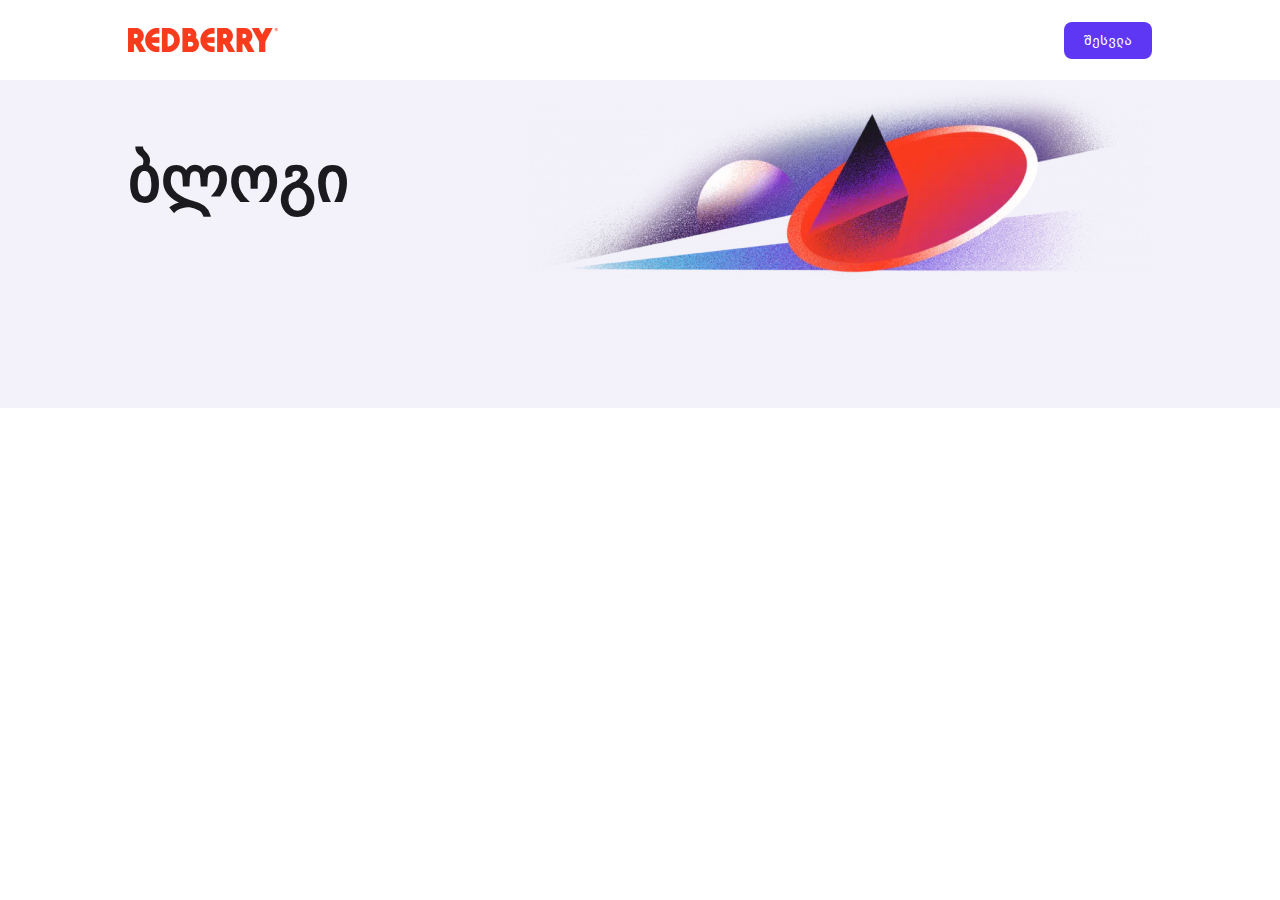
<file: index.html>
<!DOCTYPE html>
<html lang="en">
<head>
  <meta charset="UTF-8">
  <meta name="viewport" content="width=device-width, initial-scale=1.0">
  <link rel="stylesheet" href="styles/style.css">
  <link rel="stylesheet" href="styles/modal.css">
  <script src="javascript/script.js" defer></script>
  <link rel="preconnect" href="https://fonts.googleapis.com">
  <link rel="preconnect" href="https://fonts.gstatic.com" crossorigin>
  <link href="https://fonts.googleapis.com/css2?family=Fira+Code:wght@500&family=Fira+Mono:wght@500&display=swap" rel="stylesheet">
  <title>Document</title>
</head>
<body>
  <header>
    <img src="Logos/LOGO-02 3.png" alt="REDBERRY's logo">
    <button class="login-button">შესვლა</button>
  </header>

  <section>
    <div class="blog-div">
      <h1>ბლოგი</h1>
      <img src="images/Blog-1024x355 1.png" alt="">
    </div>

    <div class="fil-center">
    <div class="filter-div">

      

    </div>
  </div>

  <div class="container">
  <div class="info-cards">


    </div>
  </div>
  </section>


  <div class="modal">
    <svg class="close" xmlns="http://www.w3.org/2000/svg" width="24" height="24" viewBox="0 0 24 24" fill="none">
      <path d="M7.75732 16.2426L16.2426 7.75736" stroke="#1A1A1F" stroke-width="1.5" stroke-linecap="round" stroke-linejoin="round"/>
      <path d="M16.2426 16.2426L7.75732 7.75736" stroke="#1A1A1F" stroke-width="1.5" stroke-linecap="round" stroke-linejoin="round"/>
    </svg>
    <h2>შესვლა</h2>
    <form class="bottom-modal" method="dialog">
      <label class="mail">ელ-ფოსტა</label>
      <input class="email" type="email" placeholder="Example@redberry.ge">
    <button class="submit">შესვლა</button>
    </form>
  </div>
  <div class="overlay"></div>
</body>
</html>
</file>
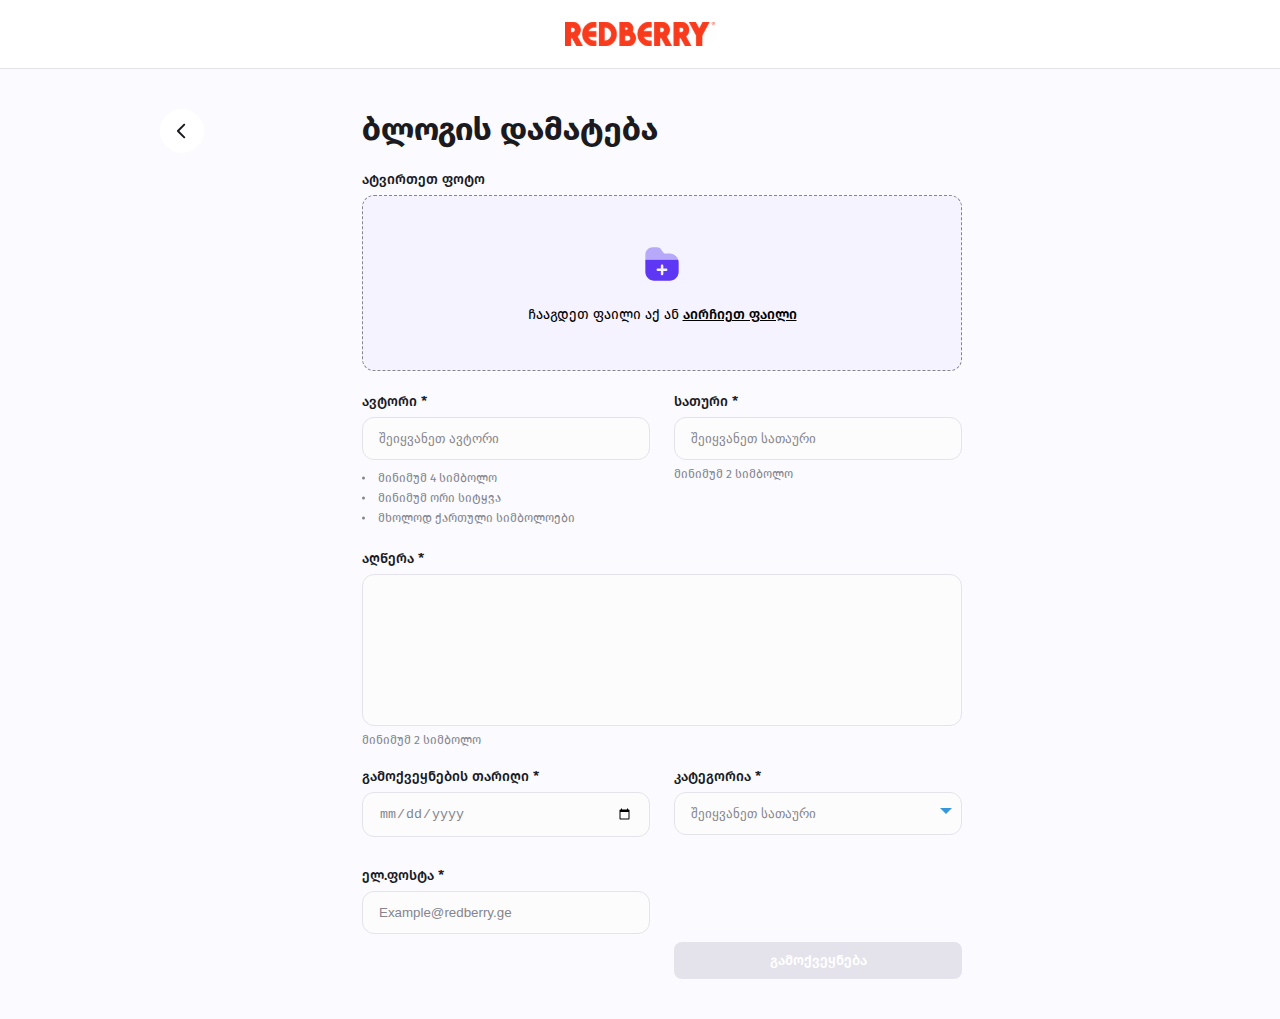
<file: add-blog.html>
<!DOCTYPE html>
<html lang="en">
  <head>
    <meta charset="UTF-8" />
    <meta name="viewport" content="width=device-width, initial-scale=1.0" />
    <title>Blog</title>
    <link rel="stylesheet" href="plugin/swiper/css/swiper-bundle.min.css" />
    <link rel="stylesheet" href="css/reset.css" />
    <link rel="stylesheet" href="css/style.css" />
    <link rel="stylesheet" href="plugin/fontawesome/css/all.min.css" />
    <link rel="stylesheet" href="css/fonts.css" />
  </head>
  <body>
    <header>
      <div class="container">
        <div
          class="header_block d-flex align-items-center justify-content-center"
        >
          <a href="index.html">
            <div class="logo_">
              <img
                src="img/redberry-logo.svg"
                alt="redberry-logo"
                class="img_fluid"
              />
            </div>
          </a>
        </div>
      </div>
    </header>
    <main>
      <section class="hero_section">
        <div class="container">
          <div class="d-flex">
            <a href="#">
              <div class="back_btn">
                <img src="img/Arrow.svg" alt="" />
              </div>
            </a>
            <div class="blog_add_block">
              <h2 class="blog_title">ბლოგის დამატება</h2>
              <form class="blog_form">
                <div class="blog_input_item d-flex flex-column mb-24">
                  <label class="blog_label">ატვირთეთ ფოტო</label>
                  <div class="upload_images_block">
                    <label
                      class="upload_label d-flex flex-column align-items-center justify-content-center"
                    >
                      <img src="img/folder-add.svg" alt="" class="mb-24" />
                      <p>ჩააგდეთ ფაილი აქ ან <span>აირჩიეთ ფაილი</span></p>
                    </label>
                    <input
                      type="file"
                      accept="image/*"
                      id="fileInput"
                      onchange="previewImage()"
                    />
                  </div>
                  <div id="imagePreview"></div>
                  <div
                    class="uploaded_image d-flex align-items-center justify-content-between"
                  >
                    <div class="d-flex align-items-center">
                      <img src="img/gallery.svg" alt="galleryicon" />
                      <p class="image_name"></p>
                    </div>
                    <div class="delete_btn">
                      <i class="fa-solid fa-x"></i>
                    </div>
                  </div>
                </div>
                <div class="d-flex justify-content-between mb-24">
                  <div class="add_inputs d-flex flex-column">
                    <label for="" class="sm_title mb-8"> ავტორი * </label>
                    <input
                      type="text"
                      placeholder="შეიყვანეთ ავტორი"
                      class="author_input mb-8"
                    />
                    <ul class="ul_list required_txt">
                      <li class="li_item min_simbols">მინიმუმ 4 სიმბოლო</li>
                      <li class="li_item min_words">მინიმუმ ორი სიტყვა</li>
                      <li class="li_item language_">
                        მხოლოდ ქართული სიმბოლოები
                      </li>
                    </ul>
                  </div>
                  <div class="add_inputs d-flex flex-column">
                    <label for="" class="sm_title mb-8"> სათური *</label>
                    <input
                      type="text"
                      placeholder="შეიყვანეთ სათაური"
                      class="title_input mb-8"
                    />
                    <p class="required_txt title_validation">
                      მინიმუმ 2 სიმბოლო
                    </p>
                  </div>
                </div>
                <div class="d-flex flex-column mb-24">
                  <label for="" class="sm_title mb-8">აღწერა *</label>
                  <textarea class="blog_txtarea mb-8"></textarea>
                  <p class="required_txt txtarea_validation">
                    მინიმუმ 2 სიმბოლო
                  </p>
                </div>
                <div class="d-flex justify-content-between mb-24">
                  <div class="add_inputs d-flex flex-column">
                    <label for="" class="sm_title mb-8">
                      გამოქვეყნების თარიღი *
                    </label>
                    <input
                      type="date"
                      placeholder="12/12/2023"
                      class="date_input mb-8"
                    />
                  </div>
                  <div class="add_inputs d-flex flex-column">
                    <label for="" class="sm_title mb-8"> კატეგორია *</label>
                    <div class="dropdown">
                      <div class="btn_item">
                        <button id="dropbtn" class="dropbtn">
                          შეიყვანეთ სათაური
                        </button>
                      </div>
                      <div id="dropdown-content" class="dropdown-content"></div>
                    </div>
                  </div>
                </div>
                <div class="add_inputs d-flex flex-column">
                  <label for="" class="sm_title mb-8"> ელ.ფოსტა * </label>
                  <input
                    type="text"
                    placeholder="Example@redberry.ge"
                    class="email_input mb-8"
                  />
                  <p class="d-flex important_msg">
                    <i class="fa-solid fa-circle-exclamation"></i> მეილი უნდა
                    მთავრდებოდეს @redberry.ge-ით
                  </p>
                </div>
                <div class="d-flex justify-content-end">
                  <button class="send_btn">გამოქვეყნება</button>
                  <button class="end_btn">გამოქვეყნება</button>
                </div>
              </form>
            </div>
          </div>
        </div>
      </section>
    </main>
    <div class="success_body">
      <div class="success_message">
        <div class="close"><i class="fa-solid fa-xmark"></i></div>
        <div
          class="d-flex flex-column align-items-center justify-content-center"
        >
          <img src="img/tick-circle.svg" alt="success_message" class="mb-16" />
          <h3 class="success_msg mb-48">ჩანაწი წარმატებით დაემატა</h3>
          <div class="back_">მთავარ გვერდზე დაბრუნება</div>
        </div>
      </div>
    </div>
    <script src="plugin/swiper/js/swiper-bundle.min.js"></script>
    <script src="js/app.js"></script>
  </body>
</html>
</file>
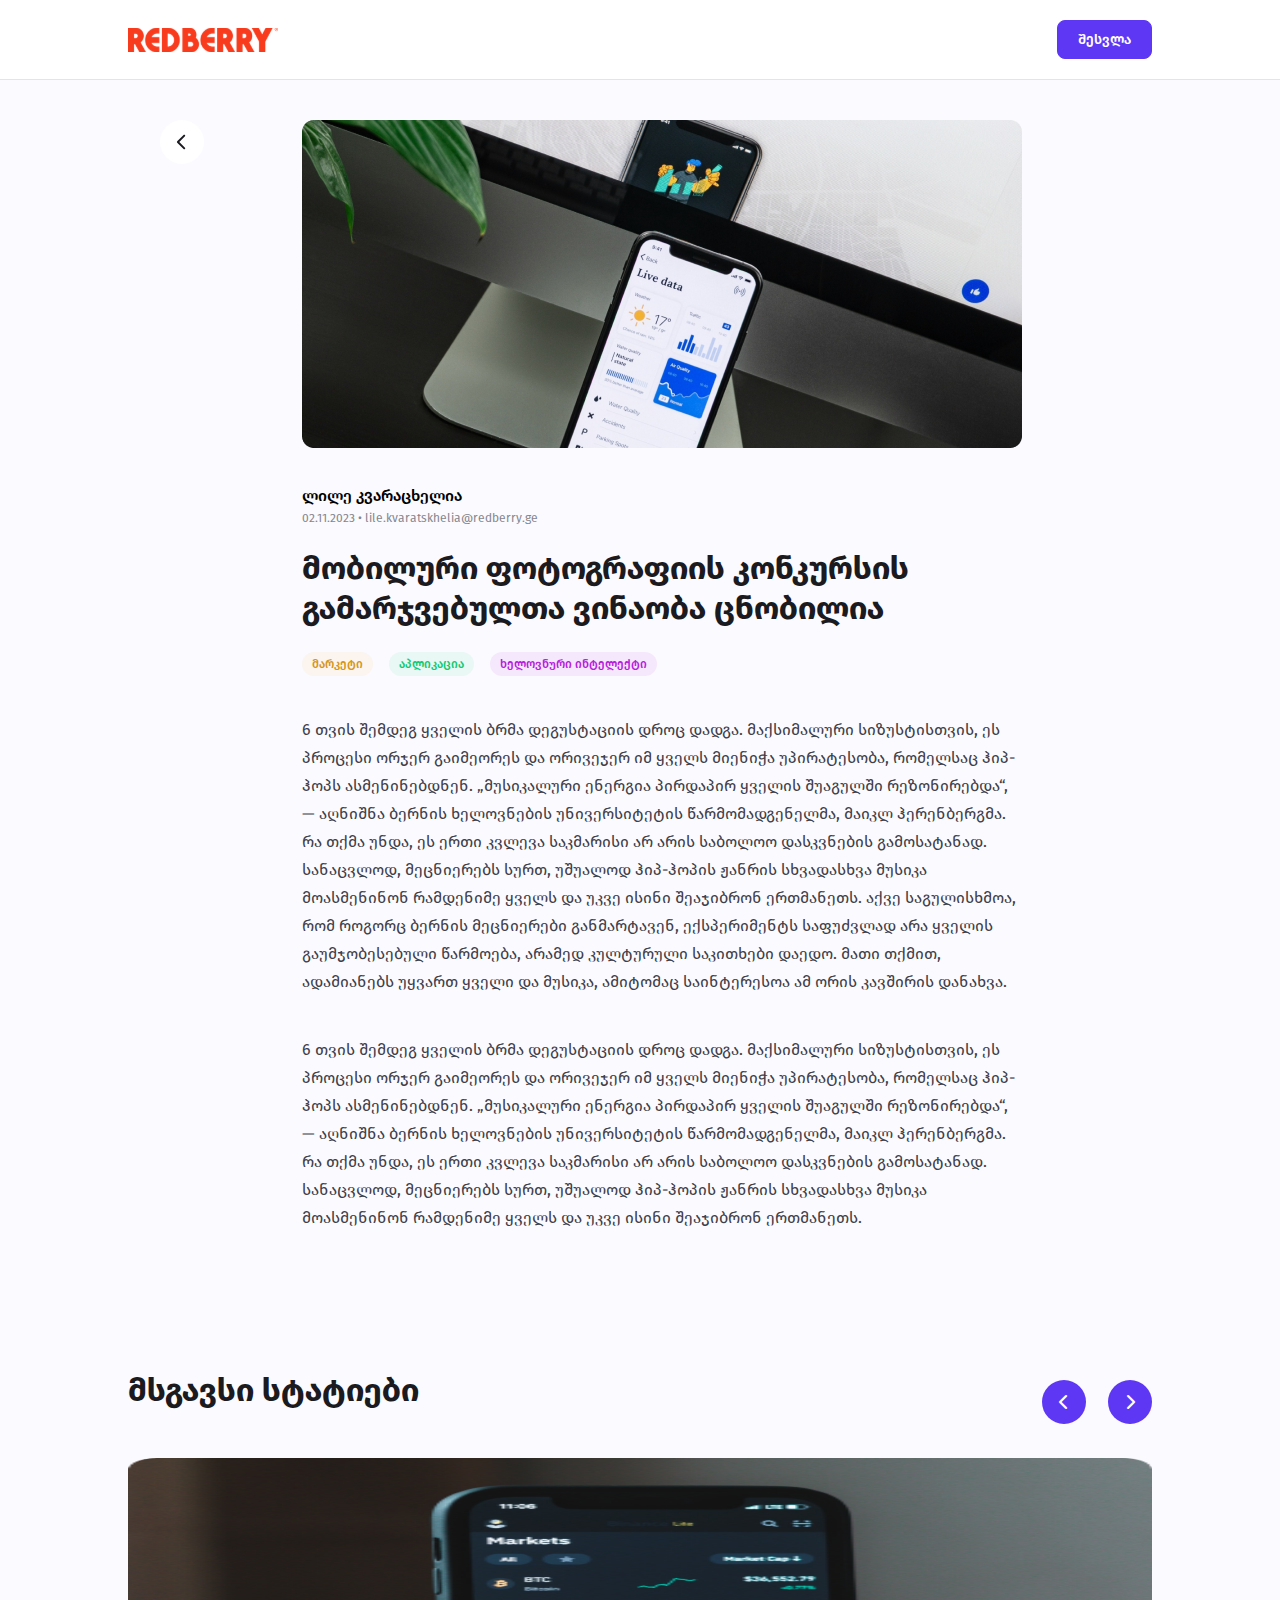
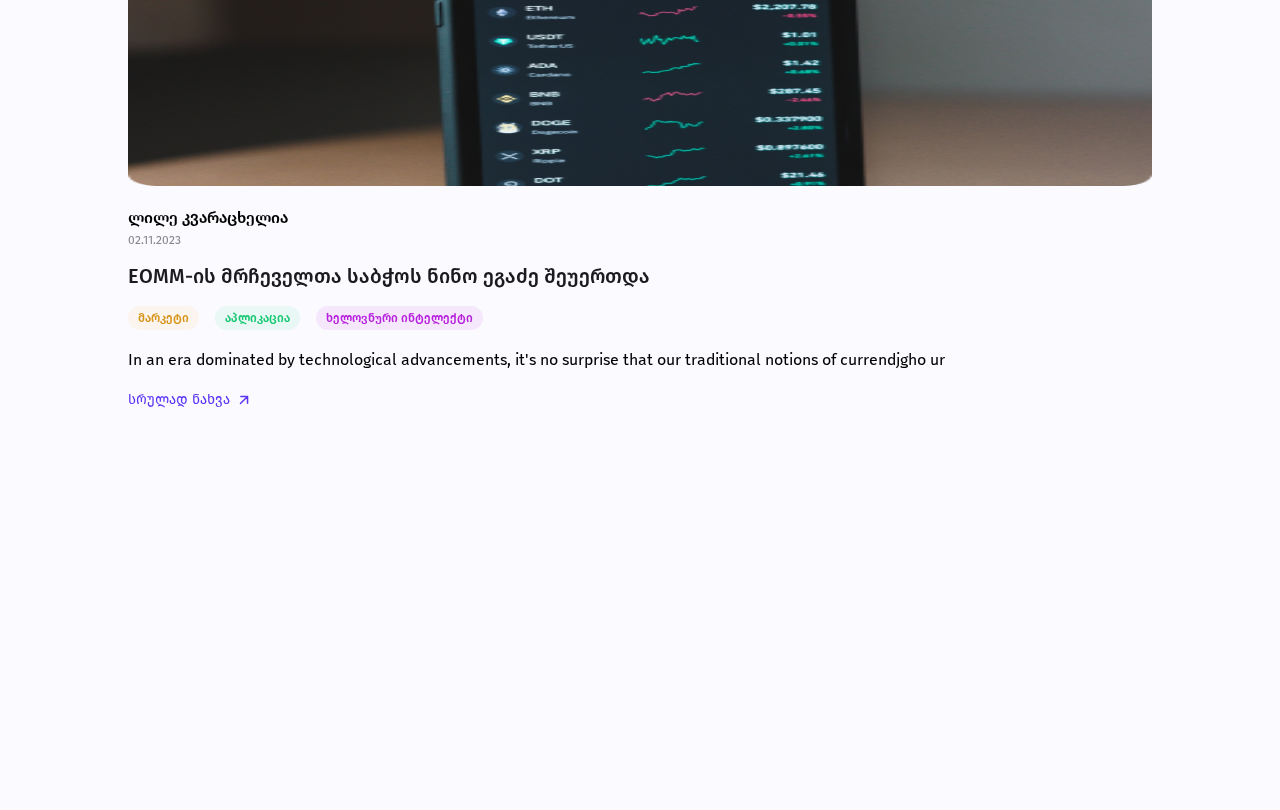
<file: blog-page.html>
<!DOCTYPE html>
<html lang="en">
  <head>
    <meta charset="UTF-8" />
    <meta name="viewport" content="width=device-width, initial-scale=1.0" />
    <title>Blog</title>
    <link rel="stylesheet" href="plugin/swiper/css/swiper-bundle.min.css" />
    <link rel="stylesheet" href="css/reset.css" />
    <link rel="stylesheet" href="css/style.css" />
    <link rel="stylesheet" href="plugin/fontawesome/css/all.min.css" />
    <link rel="stylesheet" href="css/fonts.css" />
  </head>
  <body>
    <header>
      <div class="container">
        <div
          class="header_block d-flex align-items-center justify-content-between"
        >
          <a href="index.html">
            <div class="logo_">
              <img
                src="img/redberry-logo.svg"
                alt="redberry-logo"
                class="img_fluid"
              />
            </div>
          </a>
          <button class="sign_in">შესვლა</button>
        </div>
      </div>
    </header>
    <main>
      <section class="hero_section">
        <div class="container">
          <div class="d-flex">
            <a href="#">
              <div class="back_btn">
                <img src="img/Arrow.svg" alt="" />
              </div>
            </a>
            <div class="blog_information">
              <div class="blog_img">
                <img src="img/mobile.png" alt="blog-img" class="img_fluid" />
              </div>
              <p class="blog_author">ლილე კვარაცხელია</p>
              <div class="d-flex blog_author_info">
                <div class="blog_post_date">02.11.2023 •</div>
                <div class="blog_author_mail">
                  lile.kvaratskhelia@redberry.ge
                </div>
              </div>
              <h2 class="blog_title">
                მობილური ფოტოგრაფიის კონკურსის გამარჯვებულთა ვინაობა ცნობილია
              </h2>
              <ul class="d-flex tags_block">
                <li class="tag_item orange_color">მარკეტი</li>
                <li class="tag_item green_color">აპლიკაცია</li>
                <li class="tag_item purple_color">ხელოვნური ინტელექტი</li>
              </ul>
              <div class="blog_txt">
                <p>
                  6 თვის შემდეგ ყველის ბრმა დეგუსტაციის დროც დადგა. მაქსიმალური
                  სიზუსტისთვის, ეს პროცესი ორჯერ გაიმეორეს და ორივეჯერ იმ ყველს
                  მიენიჭა უპირატესობა, რომელსაც ჰიპ-ჰოპს ასმენინებდნენ.
                  „მუსიკალური ენერგია პირდაპირ ყველის შუაგულში რეზონირებდა“, —
                  აღნიშნა ბერნის ხელოვნების უნივერსიტეტის წარმომადგენელმა, მაიკლ
                  ჰერენბერგმა. რა თქმა უნდა, ეს ერთი კვლევა საკმარისი არ არის
                  საბოლოო დასკვნების გამოსატანად. სანაცვლოდ, მეცნიერებს სურთ,
                  უშუალოდ ჰიპ-ჰოპის ჟანრის სხვადასხვა მუსიკა მოასმენინონ
                  რამდენიმე ყველს და უკვე ისინი შეაჯიბრონ ერთმანეთს. აქვე
                  საგულისხმოა, რომ როგორც ბერნის მეცნიერები განმარტავენ,
                  ექსპერიმენტს საფუძვლად არა ყველის გაუმჯობესებული წარმოება,
                  არამედ კულტურული საკითხები დაედო. მათი თქმით, ადამიანებს
                  უყვართ ყველი და მუსიკა, ამიტომაც საინტერესოა ამ ორის კავშირის
                  დანახვა.
                </p>
                <p>
                  6 თვის შემდეგ ყველის ბრმა დეგუსტაციის დროც დადგა. მაქსიმალური
                  სიზუსტისთვის, ეს პროცესი ორჯერ გაიმეორეს და ორივეჯერ იმ ყველს
                  მიენიჭა უპირატესობა, რომელსაც ჰიპ-ჰოპს ასმენინებდნენ.
                  „მუსიკალური ენერგია პირდაპირ ყველის შუაგულში რეზონირებდა“, —
                  აღნიშნა ბერნის ხელოვნების უნივერსიტეტის წარმომადგენელმა, მაიკლ
                  ჰერენბერგმა. რა თქმა უნდა, ეს ერთი კვლევა საკმარისი არ არის
                  საბოლოო დასკვნების გამოსატანად. სანაცვლოდ, მეცნიერებს სურთ,
                  უშუალოდ ჰიპ-ჰოპის ჟანრის სხვადასხვა მუსიკა მოასმენინონ
                  რამდენიმე ყველს და უკვე ისინი შეაჯიბრონ ერთმანეთს.
                </p>
              </div>
            </div>
          </div>
        </div>
      </section>
      <section class="similar_blog_section">
        <div class="container">
          <div class="d-flex align-items-center justify-content-between mb-24">
            <h2 class="blog_title">მსგავსი სტატიები</h2>
            <div class="arrows_block d-flex">
              <div class="swiper-button-prev">
                <i class="fa-solid fa-chevron-left"></i>
              </div>
              <div class="swiper-button-next">
                <i class="fa-solid fa-chevron-right"></i>
              </div>
            </div>
          </div>
          <div class="swiper s1">
            <div class="swiper-wrapper">
              <div class="swiper-slide">
                <div class="blog_item">
                  <div class="blog_item_img">
                    <img
                      src="img/unsplash_lmCajireIn8.png"
                      alt=""
                      class="img_fluid"
                    />
                  </div>
                  <p class="blog_author">ლილე კვარაცხელია</p>
                  <div class="blog_item_post_date">02.11.2023</div>
                  <h3 class="blog_item_title">
                    EOMM-ის მრჩეველთა საბჭოს ნინო ეგაძე შეუერთდა
                  </h3>
                  <ul class="d-flex blog_tags_block">
                    <li class="tag_item orange_color">მარკეტი</li>
                    <li class="tag_item green_color">აპლიკაცია</li>
                    <li class="tag_item purple_color">ხელოვნური ინტელექტი</li>
                  </ul>
                  <div class="blog_sm_txt">
                    In an era dominated by technological advancements, it's no
                    surprise that our traditional notions of currendjgho ur
                  </div>
                  <a href="#" class="show_more">
                    <div class="d-flex align-items-center">
                      სრულად ნახვა
                      <img src="img/Arrow-up-right.svg" alt="" />
                    </div>
                  </a>
                </div>
              </div>
              <div class="swiper-slide">
                <div class="blog_item">
                  <div class="blog_item_img">
                    <img
                      src="img/unsplash_v9FQR4tbIq8.png"
                      alt=""
                      class="img_fluid"
                    />
                  </div>
                  <p class="blog_author">ლილე კვარაცხელია</p>
                  <div class="blog_item_post_date">02.11.2023</div>
                  <h3 class="blog_item_title">
                    EOMM-ის მრჩეველთა საბჭოს ნინო ეგაძე შეუერთდა
                  </h3>
                  <ul class="d-flex blog_tags_block">
                    <li class="tag_item orange_color">მარკეტი</li>
                    <li class="tag_item green_color">აპლიკაცია</li>
                    <li class="tag_item purple_color">ხელოვნური ინტელექტი</li>
                  </ul>
                  <div class="blog_sm_txt">
                    In an era dominated by technological advancements, it's no
                    surprise that our traditional notions of currendjgho ur
                  </div>
                  <a href="#" class="show_more">
                    <div class="d-flex align-items-center">
                      სრულად ნახვა
                      <img src="img/Arrow-up-right.svg" alt="" />
                    </div>
                  </a>
                </div>
              </div>
              <div class="swiper-slide">
                <div class="blog_item">
                  <div class="blog_item_img">
                    <img
                      src="img/unsplash_L0nipfx-Ry4.png"
                      alt=""
                      class="img_fluid"
                    />
                  </div>
                  <p class="blog_author">ლილე კვარაცხელია</p>
                  <div class="blog_item_post_date">02.11.2023</div>
                  <h3 class="blog_item_title">
                    EOMM-ის მრჩეველთა საბჭოს ნინო ეგაძე შეუერთდა
                  </h3>
                  <ul class="d-flex blog_tags_block">
                    <li class="tag_item orange_color">მარკეტი</li>
                    <li class="tag_item green_color">აპლიკაცია</li>
                    <li class="tag_item purple_color">ხელოვნური ინტელექტი</li>
                  </ul>
                  <div class="blog_sm_txt">
                    In an era dominated by technological advancements, it's no
                    surprise that our traditional notions of currendjgho ur
                  </div>
                  <a href="#" class="show_more">
                    <div class="d-flex align-items-center">
                      სრულად ნახვა
                      <img src="img/Arrow-up-right.svg" alt="" />
                    </div>
                  </a>
                </div>
              </div>
              <div class="swiper-slide">
                <div class="blog_item">
                  <div class="blog_item_img">
                    <img
                      src="img/unsplash_lmCajireIn8.png"
                      alt=""
                      class="img_fluid"
                    />
                  </div>
                  <p class="blog_author">ლილე კვარაცხელია</p>
                  <div class="blog_item_post_date">02.11.2023</div>
                  <h3 class="blog_item_title">
                    EOMM-ის მრჩეველთა საბჭოს ნინო ეგაძე შეუერთდა
                  </h3>
                  <ul class="d-flex blog_tags_block">
                    <li class="tag_item orange_color">მარკეტი</li>
                    <li class="tag_item green_color">აპლიკაცია</li>
                    <li class="tag_item purple_color">ხელოვნური ინტელექტი</li>
                  </ul>
                  <div class="blog_sm_txt">
                    In an era dominated by technological advancements, it's no
                    surprise that our traditional notions of currendjgho ur
                  </div>
                  <a href="#" class="show_more">
                    <div class="d-flex align-items-center">
                      სრულად ნახვა
                      <img src="img/Arrow-up-right.svg" alt="" />
                    </div>
                  </a>
                </div>
              </div>
              <div class="swiper-slide">
                <div class="blog_item">
                  <div class="blog_item_img">
                    <img
                      src="img/unsplash_v9FQR4tbIq8.png"
                      alt=""
                      class="img_fluid"
                    />
                  </div>
                  <p class="blog_author">ლილე კვარაცხელია</p>
                  <div class="blog_item_post_date">02.11.2023</div>
                  <h3 class="blog_item_title">
                    EOMM-ის მრჩეველთა საბჭოს ნინო ეგაძე შეუერთდა
                  </h3>
                  <ul class="d-flex blog_tags_block">
                    <li class="tag_item orange_color">მარკეტი</li>
                    <li class="tag_item green_color">აპლიკაცია</li>
                    <li class="tag_item purple_color">ხელოვნური ინტელექტი</li>
                  </ul>
                  <div class="blog_sm_txt">
                    In an era dominated by technological advancements, it's no
                    surprise that our traditional notions of currendjgho ur
                  </div>
                  <a href="#" class="show_more">
                    <div class="d-flex align-items-center">
                      სრულად ნახვა
                      <img src="img/Arrow-up-right.svg" alt="" />
                    </div>
                  </a>
                </div>
              </div>
              <div class="swiper-slide">
                <div class="blog_item">
                  <div class="blog_item_img">
                    <img
                      src="img/unsplash_L0nipfx-Ry4.png"
                      alt=""
                      class="img_fluid"
                    />
                  </div>
                  <p class="blog_author">ლილე კვარაცხელია</p>
                  <div class="blog_item_post_date">02.11.2023</div>
                  <h3 class="blog_item_title">
                    EOMM-ის მრჩეველთა საბჭოს ნინო ეგაძე შეუერთდა
                  </h3>
                  <ul class="d-flex blog_tags_block">
                    <li class="tag_item orange_color">მარკეტი</li>
                    <li class="tag_item green_color">აპლიკაცია</li>
                    <li class="tag_item purple_color">ხელოვნური ინტელექტი</li>
                  </ul>
                  <div class="blog_sm_txt">
                    In an era dominated by technological advancements, it's no
                    surprise that our traditional notions of currendjgho ur
                  </div>
                  <a href="#" class="show_more">
                    <div class="d-flex align-items-center">
                      სრულად ნახვა
                      <img src="img/Arrow-up-right.svg" alt="" />
                    </div>
                  </a>
                </div>
              </div>
              <div class="swiper-slide">
                <div class="blog_item">
                  <div class="blog_item_img">
                    <img
                      src="img/unsplash_lmCajireIn8.png"
                      alt=""
                      class="img_fluid"
                    />
                  </div>
                  <p class="blog_author">ლილე კვარაცხელია</p>
                  <div class="blog_item_post_date">02.11.2023</div>
                  <h3 class="blog_item_title">
                    EOMM-ის მრჩეველთა საბჭოს ნინო ეგაძე შეუერთდა
                  </h3>
                  <ul class="d-flex blog_tags_block">
                    <li class="tag_item orange_color">მარკეტი</li>
                    <li class="tag_item green_color">აპლიკაცია</li>
                    <li class="tag_item purple_color">ხელოვნური ინტელექტი</li>
                  </ul>
                  <div class="blog_sm_txt">
                    In an era dominated by technological advancements, it's no
                    surprise that our traditional notions of currendjgho ur
                  </div>
                  <a href="#" class="show_more">
                    <div class="d-flex align-items-center">
                      სრულად ნახვა
                      <img src="img/Arrow-up-right.svg" alt="" />
                    </div>
                  </a>
                </div>
              </div>
              <div class="swiper-slide">
                <div class="blog_item">
                  <div class="blog_item_img">
                    <img
                      src="img/unsplash_v9FQR4tbIq8.png"
                      alt=""
                      class="img_fluid"
                    />
                  </div>
                  <p class="blog_author">ლილე კვარაცხელია</p>
                  <div class="blog_item_post_date">02.11.2023</div>
                  <h3 class="blog_item_title">
                    EOMM-ის მრჩეველთა საბჭოს ნინო ეგაძე შეუერთდა
                  </h3>
                  <ul class="d-flex blog_tags_block">
                    <li class="tag_item orange_color">მარკეტი</li>
                    <li class="tag_item green_color">აპლიკაცია</li>
                    <li class="tag_item purple_color">ხელოვნური ინტელექტი</li>
                  </ul>
                  <div class="blog_sm_txt">
                    In an era dominated by technological advancements, it's no
                    surprise that our traditional notions of currendjgho ur
                  </div>
                  <a href="#" class="show_more">
                    <div class="d-flex align-items-center">
                      სრულად ნახვა
                      <img src="img/Arrow-up-right.svg" alt="" />
                    </div>
                  </a>
                </div>
              </div>
              <div class="swiper-slide">
                <div class="blog_item">
                  <div class="blog_item_img">
                    <img
                      src="img/unsplash_L0nipfx-Ry4.png"
                      alt=""
                      class="img_fluid"
                    />
                  </div>
                  <p class="blog_author">ლილე კვარაცხელია</p>
                  <div class="blog_item_post_date">02.11.2023</div>
                  <h3 class="blog_item_title">
                    EOMM-ის მრჩეველთა საბჭოს ნინო ეგაძე შეუერთდა
                  </h3>
                  <ul class="d-flex blog_tags_block">
                    <li class="tag_item orange_color">მარკეტი</li>
                    <li class="tag_item green_color">აპლიკაცია</li>
                    <li class="tag_item purple_color">ხელოვნური ინტელექტი</li>
                  </ul>
                  <div class="blog_sm_txt">
                    In an era dominated by technological advancements, it's no
                    surprise that our traditional notions of currendjgho ur
                  </div>
                  <a href="#" class="show_more">
                    <div class="d-flex align-items-center">
                      სრულად ნახვა
                      <img src="img/Arrow-up-right.svg" alt="" />
                    </div>
                  </a>
                </div>
              </div>
            </div>
          </div>
        </div>
      </section>
    </main>
    <script src="plugin/swiper/js/swiper-bundle.min.js"></script>
    <script src="js/app.js"></script>
  </body>
</html>
</file>
<file: styles/style.css>
*{
  margin: 0;
  padding: 0;
  box-sizing: border-box;
  font-family: 'Fira Code', monospace;
}

header{
  width: 80%;
  max-width: 1288px;
  margin: 0 auto;
  height: 80px;
  display: flex;
  justify-content: space-between;
  align-items: center;
}
.login-button{
  display: inline-flex;
  padding: 10px 20px;
  justify-content: center;
  align-items: center;
  gap: 10px;
  border-radius: 8px;
  background: #5D37F3;
  color: white;
  border: none;
  cursor: pointer;
}

section{
  height: auto;
  background: #F3F2FA;
}
h1{
  color: #1A1A1F;
  font-family: FiraGO;
  font-size: 64px;
  font-style: normal;
  font-weight: 700;
  line-height: 72px;
}
.blog-div{
  display: flex;
  justify-content: space-between;
  align-items: center;
  width: 80%;
  max-width: 1288px;
  margin: 0 auto;
}
.filter-div{
  display: inline-flex;
  align-items: flex-start;
  gap: 24px;
  margin: 64px 0;
}
.fil-center{
  display: flex;
  justify-content: center;
}
.filter-button{
  padding: 8px 16px;
  align-items: flex-start;
  gap: 10px;
  font-size: 12px;
  font-style: normal;
  font-weight: 500;
  line-height: 16px;
  border-radius: 30px;
  border: none;
  cursor: pointer;
}
.market{
  color: #D6961C;
  background: rgba(255, 184, 47, 0.08);
}
.application{
  color: #15C972;
  background: rgba(28, 214, 125, 0.08);
}
.AI{
  color: #B71FDD;
  background: rgba(177, 28, 214, 0.08);
}
.uiux{
  color: #DC2828;
  background: rgba(250, 87, 87, 0.08);
}
.research{
  color: #60BE16;
  background: rgba(112, 207, 37, 0.08);
}
.figma{
  color: #1AC7A8;
  background: rgba(8, 210, 174, 0.08);
}

.container{
  width: 1288px;
  max-width: 100%;
  margin: 0 auto;
}
.info-cards{
  display: flex;
  flex-wrap: wrap;
}
.cards{
  width: 408px;
  display: flex;
  flex-direction: column;
  justify-content: space-between;
  margin-right: 32px;
  margin-bottom: 56px;
}
.cards:nth-child(3n) {
  margin-right: 0;
}
.cards .image{
  height: 328px;
}
.card-bottom{
  margin-top: 24px;
  display: grid;
  gap: 16px;
}
.name-date{
  display: flex;
  flex-direction: column;
}
.name{
  color: #1A1A1F;
  font-size: 16px;
  font-style: normal;
  font-weight: 500;
  line-height: 20px; 
  padding-bottom: 8px;
}
.date{
  color: #85858D;
  font-size: 12px;
  font-style: normal;
  font-weight: 400;
  line-height: 16px;
}

.title{
  color: #1A1A1F;
  font-size: 20px;
  font-style: normal;
  font-weight: 700;
  line-height: 28px; 
  min-height: 56px;
  display: -webkit-box;
  -webkit-line-clamp: 2;
  -webkit-box-orient: vertical;
  overflow: hidden;
}

.Appendix{
  color: #404049;
  font-size: 16px;
  font-style: normal;
  font-weight: 400;
  line-height: 28px; 
  display: -webkit-box;
  -webkit-line-clamp: 2;
  -webkit-box-orient: vertical;
  overflow: hidden;
}
.other-link{
  display: flex;
  align-items: center;
  color: #5D37F3;
  font-family: FiraGO;
  font-size: 14px;
  font-style: normal;
  font-weight: 500;
  line-height: 20px;
  cursor: pointer;
}
</file>
<file: styles/modal.css>
.modal{
  position: absolute;
  border-radius: 12px;
  background: white;
  width: 480px;
  height: 272px;
  flex-shrink: 0;
  display: flex;
  justify-content: center;
  align-items: center;
  flex-direction: column;
  border: none;
  margin: auto;
  top: 50%;
  left: 50%;
  transform: translate(-50%, -50%);
  z-index: 1;
  display: none;
}
.overlay{
  display: none;
  position: fixed;
  top: 0;
  left: 0;
  width: 100%;
  height: 100%;
  background: #1A1A1F;
  opacity: 0.24;
  z-index: 0;
}

.close{
  position: absolute;
  right: 5%;
  top: 5%;
  width: 24px;
  height: 24px;
  cursor: pointer;
}
h2{
  color: #1A1A1F;
  text-align: center;
  font-size: 24px;
  font-style: normal;
  font-weight: 700;
  line-height: 32px; 
  margin-bottom: 25px;
}

.bottom-modal{
  display: flex;
  flex-direction: column;
}
.email{
  width: 432px;
  height: 44px;
  flex-shrink: 0;
  border-radius: 12px;
  border: 1.5px solid #5D37F3;
  background: #F7F7FF;

  text-indent: 16px;
  color: #85858D;
  font-size: 14px;
  font-style: normal;
  font-weight: 400;
  line-height: 20px;
  margin-top: 8px;
}
.email::placeholder{
  color: #85858D;
  font-size: 14px;
  font-style: normal;
  font-weight: 400;
  line-height: 20px; 

}
.submit{
  margin-top: 24px;
  display: flex;
  width: 432px;
  padding: 10px 20px;
  justify-content: center;
  align-items: center;
  gap: 10px;
  border-radius: 8px;
  background: #5D37F3;
  color: white;
  border: none;
  cursor: pointer;
}
</file>
<file: css/style.css>
body {
  font-family: "FiraGO rg";
  background-color: #fbfaff;
  font-size: 16px;
  position: relative;
}

.container {
  width: 80%;
  max-width: 1288px;
  margin: 0 auto;
}

.img_fluid {
  width: 100%;
  height: 100%;
  display: block;
}
.d-flex {
  display: flex;
}

.align-items-center {
  align-items: center;
}

.justify-content-center {
  justify-content: center;
}
.justify-content-between {
  justify-content: space-between;
}
.justify-content-end {
  justify-content: end;
}
.flex-column {
  flex-direction: column;
}
header {
  background-color: #fff;
}
.logo_ {
  width: 150px;
  height: 28px;
}
.header_block {
  padding: 20px 0;
}
.sign_in {
  font-size: 14px;
  font-family: "FiraGO md";

  color: #fff;
  padding: 10px 20px;
  border-radius: 8px;
  background-color: #5d37f3;
  border: 1px solid #5d37f3;
  transition: all 0.3s ease;
}
.sign_in:hover {
  color: #5d37f3;
  background-color: #fff;
}
.hero_section {
  padding: 40px;
  border-top: 1px solid #e4e3eb;
}
.back_btn {
  width: 44px;
  height: 44px;
}
.blog_information {
  margin: 0 auto;
  width: 720px;
}
.blog_img {
  width: 100%;
  margin-bottom: 40px;
}
.blog_author {
  margin-bottom: 8px;
  font-family: "FiraGO md";
}
.blog_author_info {
  font-size: 12px;
  color: #85858d;
  margin-bottom: 24px;
}
.blog_author_mail {
  margin-left: 3px;
}
.blog_title {
  font-size: 32px;
  font-family: "FiraGO bd";
  color: #1a1a1f;
  line-height: 40px;
  margin-bottom: 24px;
}
.tags_block {
  margin-bottom: 40px;
}
.tag_item {
  border-radius: 30px;
  padding: 6px 10px;
  font-size: 12px;
  font-family: "FiraGO md";
  cursor: pointer;
  margin-right: 16px;
}
.tag_item:last-child {
  margin: 0;
}
.orange_color {
  background-color: rgba(255, 184, 47, 0.08);
  color: #d6961c;
}
.green_color {
  background-color: rgba(28, 214, 125, 0.08);
  color: #15c972;
}

.purple_color {
  background-color: rgba(177, 28, 214, 0.08);
  color: #b71fdd;
}
.blog_txt {
  color: #404049;
  line-height: 28px;
  margin-bottom: 98px;
}
.blog_txt p:first-child {
  margin-bottom: 40px;
}
.similar_blog_section {
  margin-bottom: 400px;
}
.blog_item_img {
  width: 100%;
  height: 328px;
  margin-bottom: 24px;
}
.blog_item_img img {
  border-radius: 12px;
}
.blog_item_post_date {
  font-size: 12px;
  color: #85858d;
  margin-bottom: 16px;
}
.blog_item_title {
  font-family: "FiraGO md";
  font-size: 20px;
  line-height: 28px;
  color: #1a1a1f;
  margin-bottom: 16px;
}
.blog_tags_block {
  margin-bottom: 16px;
}
.blog_sm_txt {
  margin-bottom: 16px;
  line-height: 28px;
  overflow: hidden;
  text-overflow: ellipsis;
  display: -webkit-box;
  -webkit-line-clamp: 2;
  -webkit-box-orient: vertical;
}
.show_more {
  text-decoration: none;
  font-size: 14px;
  line-height: 20px;
  color: #5d37f3;
}
.show_more img {
  margin-left: 4px;
}
.arrows_block {
  position: relative;
}

.arrows_block .swiper-button-next::after,
.arrows_block .swiper-button-prev::after {
  content: none;
}
.arrows_block .swiper-button-next,
.arrows_block .swiper-button-prev {
  color: #fff;
  width: 44px;
  height: 44px;
  border-radius: 50%;
  background-color: #5d37f3;
  opacity: 1;
}
.arrows_block .swiper-button-disabled {
  background-color: #e4e3eb;
}
.arrows_block .swiper-button-prev {
  left: -110px;
  right: initial;
}
.arrows_block .swiper-button-next {
  right: 0;
  left: initial;
}
.mb-24 {
  margin-bottom: 24px;
}

/*add-blog-page*/

.blog_add_block {
  width: 600px;
  margin: 0 auto;
}
.blog_label {
  margin-bottom: 8px;
  font-size: 14px;
  color: #1a1a1f;
  font-family: "FiraGO md";
}
.upload_images_block {
  position: relative;
  display: inline-block;
  overflow: hidden;
}
.upload_images_block input {
  position: absolute;
  left: 0;
  top: 0;
  opacity: 0;
  cursor: pointer;
  width: 100%;
  height: 100%;
}

.upload_images_block label {
  padding: 48px 20px;
  border: 1px dashed #85858d;
  background-color: #f4f3ff;
  border-radius: 12px;
  cursor: pointer;
  font-size: 14px;
}
.upload_images_block label span {
  font-family: "FiraGO md";
  text-decoration: underline;
}
.mb-8 {
  margin-bottom: 8px;
}
.add_inputs,
.dropbtn {
  width: 288px;
}

.dropbtn {
  display: flex;
  align-items: center;
  overflow-x: hidden;
}
.dropbtn::-webkit-scrollbar {
  display: none;
}
.add_inputs input,
.blog_txtarea,
.dropbtn {
  border: 1px solid #e4e3eb;
  background-color: #fcfcfd;
  border-radius: 12px;
  padding: 13px 16px;
  color: #85858d;
  text-align: left;
}
.blog_txtarea {
  resize: none;
  height: 124px;
}
.add_inputs input::placeholder {
  color: #85858d;
}
input:focus-visible,
.blog_txtarea:focus-visible {
  outline: none;
}
.ul_list li {
  padding-left: 16px;
}
.ul_list li,
.required_txt {
  position: relative;
  color: #85858d;
  font-size: 12px;
}
.ul_list li::after {
  content: "";
  position: absolute;
  width: 3px;
  height: 3px;
  background-color: #85858d;
  border-radius: 50%;
  left: 0;
  top: 50%;
  transform: translateY(-50%);
}
.ul_list {
  line-height: 20px;
}
.sm_title {
  font-family: "FiraGO md";
  font-size: 14px;
  color: #1a1a1f;
}
.send_btn,
.end_btn {
  width: 288px;
  padding: 10px 90px;
  font-size: 14px;
  font-family: "FiraGO md";

  border-radius: 8px;
  color: #fff;
  border: none;
}
.send_btn {
  background-color: #e4e3eb;
}
.end_btn {
  background-color: #5d37f3;
  display: none;
}
.uploaded_image {
  display: none;
  background-color: #f2f2fa;
  padding: 14px 16px;
  border-radius: 12px;
}
.image_name {
  margin-left: 12px;
}
.delete_btn {
  cursor: pointer;
}
.important_msg {
  display: none;
  color: #ea1919;
  font-size: 12px;
}
.important_msg i {
  margin-right: 8px;
}

.dropdown {
  position: relative;
  display: inline-block;
}

/* Style the dropdown content (hidden by default) */
.dropdown-content {
  display: none;
  position: absolute;
  background-color: #f9f9f9;
  min-width: 100%;
  box-shadow: 0 8px 16px rgba(0, 0, 0, 0.2);
  z-index: 1;
  top: 100%;
  left: 0;
  max-height: 150px;
  overflow-y: scroll;
  flex-wrap: wrap;
}
/* Style the labels inside the dropdown */
.dropdown-content .drop_label {
  display: flex;
  align-items: center;
  padding: 10px;
  text-decoration: none;
  color: #333;
  cursor: pointer;
}
.inner_item {
  font-family: "FiraGO rg";
  display: flex;
  align-items: center;
}
.inner_item i {
  margin-left: 8px;
}
.drop_label label,
.inner_item {
  cursor: pointer;
  padding: 8px 16px;
  border-radius: 30px;
  color: #fff;
  font-size: 12px;
}
.drop_label input {
  display: none;
}
/* Show the dropdown content when the button is clicked */
.dropdown.active .dropdown-content {
  display: flex;
}

/* Style the arrow indicator */
.dropdown::after {
  content: "";
  border-width: 6px;
  border-style: solid;
  border-color: #3498db transparent transparent transparent;
  position: absolute;
  top: 50%;
  right: 10px;
  transform: translateY(-50%);
  cursor: pointer;
}

/* Style the selected items container */
.selected-items {
  margin: 20px;
  font-weight: bold;
}

.btn_item {
  position: relative;
}
.dlt-btn {
  cursor: pointer;
}
.inner_item {
  margin-right: 10px;
}
.success_message {
  width: 480px;
  background-color: #fff;
  border-radius: 12px;
  padding: 24px;
}
.close {
  display: flex;
  justify-content: flex-end;
  color: #1a1a1f;
  cursor: pointer;
}
.mb-16 {
  margin-bottom: 16px;
}
.success_msg {
  font-size: 20px;
}
.mb-48 {
  margin-bottom: 48px;
}
.back_ {
  width: 100%;
  height: 40px;
  color: #fff;
  font-size: 14px;
  background-color: #5d37f3;
  border-radius: 8px;
  display: flex;
  align-items: center;
  justify-content: center;
  cursor: pointer;
}
.success_body {
  opacity: 0;
  visibility: hidden;
  position: absolute;
  top: 0;
  left: 0;
  width: 100%;
  height: 100%;
  display: flex;
  align-items: center;
  justify-content: center;
  background-color: rgba(26, 26, 31, 0.4);
}
.drop_label {
  display: flex;
}
</file>
<file: css/fonts.css>
@font-face {
  font-family: "FiraGO rg";
  src: url("../fonts/FiraGO-Regular.eot");
  src: url("../fonts/FiraGO-Regular.eot?#iefix") format("embedded-opentype"),
    url("../fonts/FiraGO-Regular.woff2") format("woff2"),
    url("../fonts/FiraGO-Regular.woff") format("woff"),
    url("../fonts/FiraGO-Regular.ttf") format("truetype"),
    url("../fonts/FiraGO-Regular.svg#FiraGO-Regular") format("svg");
  font-weight: normal;
  font-style: normal;
  font-display: swap;
}

@font-face {
  font-family: "FiraGO md";
  src: url("../fonts/FiraGO-Medium.eot");
  src: url("../fonts/FiraGO-Medium.eot?#iefix") format("embedded-opentype"),
    url("../fonts/FiraGO-Medium.woff2") format("woff2"),
    url("../fonts/FiraGO-Medium.woff") format("woff"),
    url("../fonts/FiraGO-Medium.ttf") format("truetype"),
    url("../fonts/FiraGO-Medium.svg#FiraGO-Medium") format("svg");
  font-weight: 500;
  font-style: normal;
  font-display: swap;
}

@font-face {
  font-family: "FiraGO bd";
  src: url("../fonts/FiraGO-Bold.eot");
  src: url("../fonts/FiraGO-Bold.eot?#iefix") format("embedded-opentype"),
    url("../fonts/FiraGO-Bold.woff2") format("woff2"),
    url("../fonts/FiraGO-Bold.woff") format("woff"),
    url("../fonts/FiraGO-Bold.ttf") format("truetype"),
    url("../fonts/FiraGO-Bold.svg#FiraGO-Bold") format("svg");
  font-weight: bold;
  font-style: normal;
  font-display: swap;
}
</file>
